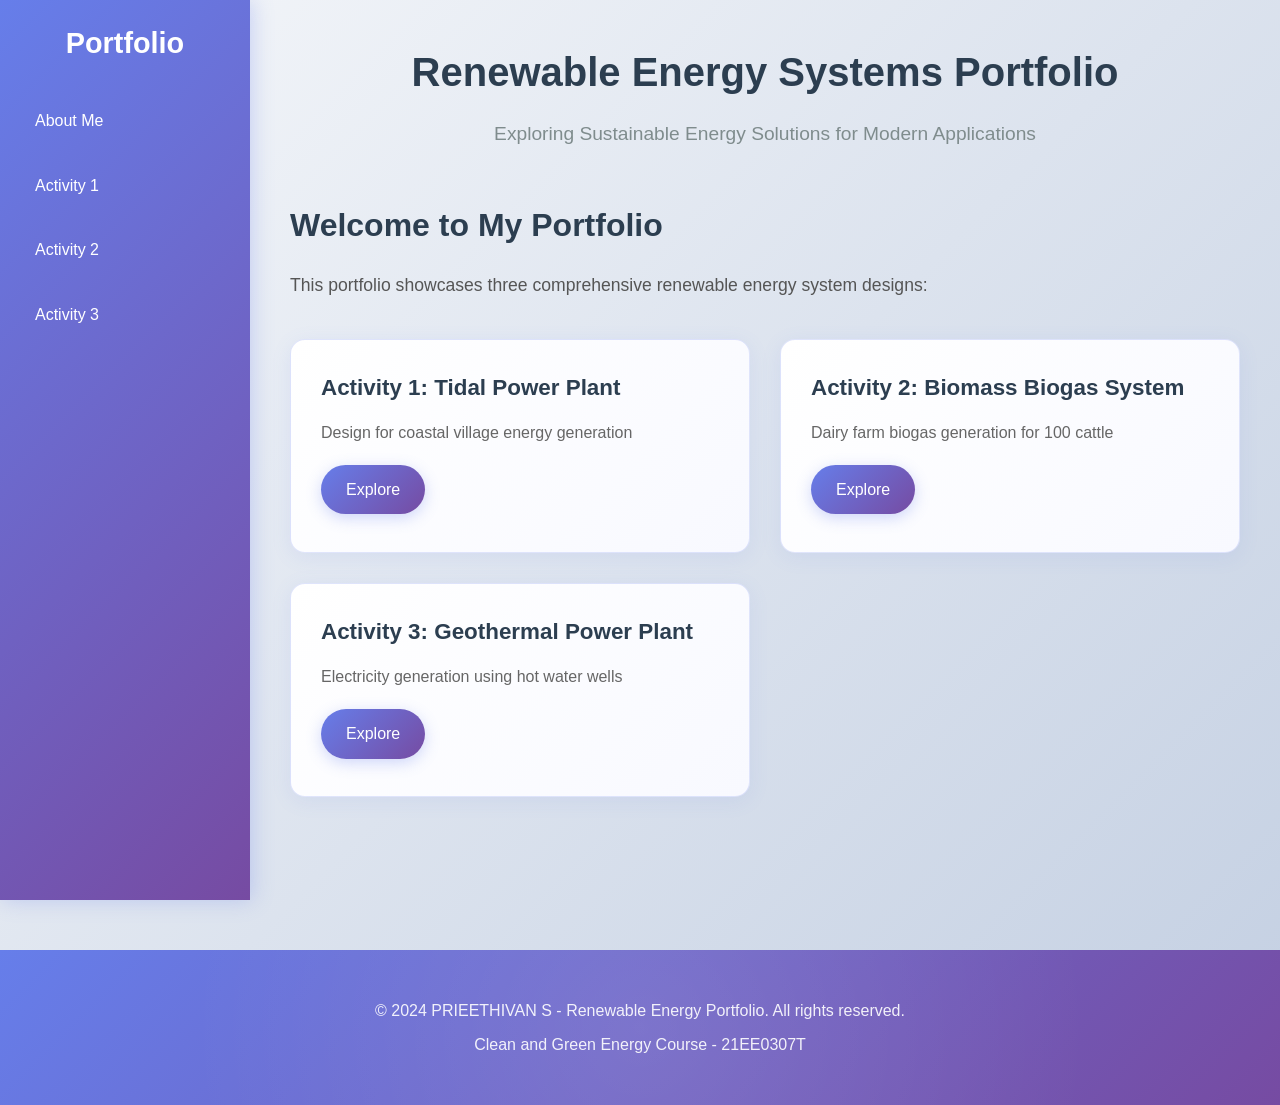
<file: index.html>
<!DOCTYPE html>
<html lang="en">
<head>
    <meta charset="UTF-8">
    <meta name="viewport" content="width=device-width, initial-scale=1.0">
    <title>Renewable Energy Portfolio</title>
    <link rel="stylesheet" href="style.css">
</head>
<body>
    <div class="container">
        <!-- Mobile Menu Toggle -->
        <button class="mobile-menu-toggle" id="mobileMenuToggle">
            <span></span>
            <span></span>
            <span></span>
        </button>

        <!-- Sidebar Navigation -->
        <nav class="sidebar" id="sidebar">
            <div class="sidebar-header">
                <h2>Portfolio</h2>
            </div>
            <ul class="nav-menu">
                <li><a href="about.html" class="nav-link">About Me</a></li>
                <li><a href="activity1.html" class="nav-link">Activity 1</a></li>
                <li><a href="activity2.html" class="nav-link">Activity 2</a></li>
                <li><a href="activity3.html" class="nav-link">Activity 3</a></li>
            </ul>
        </nav>

        <!-- Main Content -->
        <main class="main-content">
            <header class="page-header">
                <h1>Renewable Energy Systems Portfolio</h1>
                <p>Exploring Sustainable Energy Solutions for Modern Applications</p>
            </header>

            <div class="welcome-section">
                <h2>Welcome to My Portfolio</h2>
                <p>This portfolio showcases three comprehensive renewable energy system designs:</p>
                
                <div class="activity-cards">
                    <div class="card">
                        <h3>Activity 1: Tidal Power Plant</h3>
                        <p>Design for coastal village energy generation</p>
                        <a href="activity1.html" class="btn">Explore</a>
                    </div>
                    
                    <div class="card">
                        <h3>Activity 2: Biomass Biogas System</h3>
                        <p>Dairy farm biogas generation for 100 cattle</p>
                        <a href="activity2.html" class="btn">Explore</a>
                    </div>
                    
                    <div class="card">
                        <h3>Activity 3: Geothermal Power Plant</h3>
                        <p>Electricity generation using hot water wells</p>
                        <a href="activity3.html" class="btn">Explore</a>
                    </div>
                </div>
            </div>
        </main>
    </div>

    <footer class="footer">
        <div class="footer-content">
            <p>&copy; 2024 PRIEETHIVAN S - Renewable Energy Portfolio. All rights reserved.</p>
            <p>Clean and Green Energy Course - 21EE0307T</p>
        </div>
    </footer>

    <script>
        // Mobile Menu Toggle
        const mobileMenuToggle = document.getElementById('mobileMenuToggle');
        const sidebar = document.getElementById('sidebar');

        mobileMenuToggle.addEventListener('click', () => {
            sidebar.classList.toggle('active');
            mobileMenuToggle.classList.toggle('active');
        });

        // Close mobile menu when clicking on a link
        document.querySelectorAll('.nav-link').forEach(link => {
            link.addEventListener('click', () => {
                sidebar.classList.remove('active');
                mobileMenuToggle.classList.remove('active');
            });
        });

        // Smooth scrolling for activity navigation
        document.querySelectorAll('a[href^="#"]').forEach(anchor => {
            anchor.addEventListener('click', function (e) {
                e.preventDefault();
                const target = document.querySelector(this.getAttribute('href'));
                if (target) {
                    target.scrollIntoView({
                        behavior: 'smooth',
                        block: 'start'
                    });
                }
            });
        });

        // Add active class to current page navigation
        const currentPage = window.location.pathname.split('/').pop() || 'index.html';
        document.querySelectorAll('.nav-link').forEach(link => {
            if (link.getAttribute('href') === currentPage) {
                link.classList.add('active');
            }
        });
    </script>
</body>
</html>
</file>
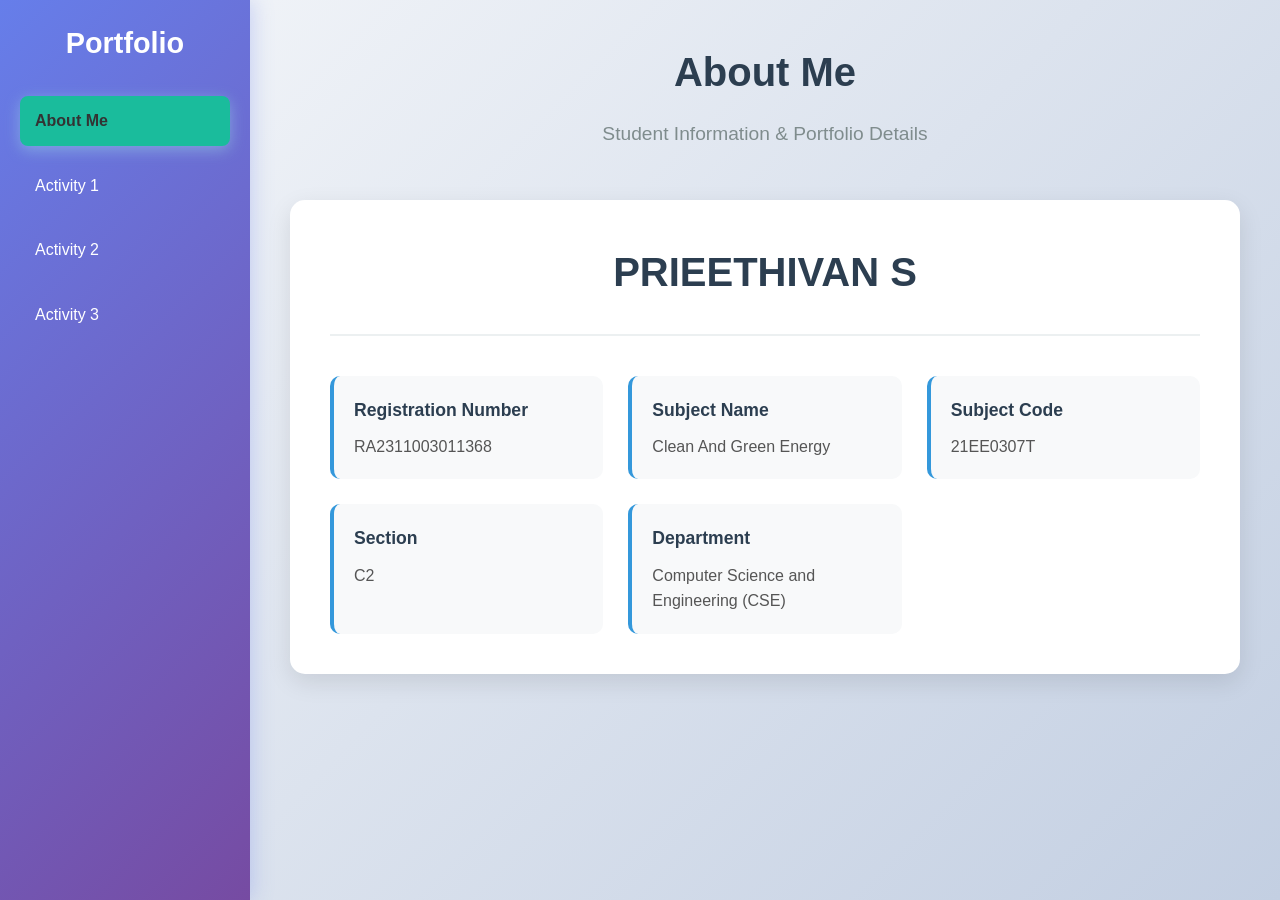
<file: about.html>
<!DOCTYPE html>
<html lang="en">
<head>
    <meta charset="UTF-8">
    <meta name="viewport" content="width=device-width, initial-scale=1.0">
    <title>About Me - Renewable Energy Portfolio</title>
    <link rel="stylesheet" href="style.css">
</head>
<body>
    <div class="container">
        <!-- Sidebar Navigation -->
        <nav class="sidebar">
            <div class="sidebar-header">
                <h2>Portfolio</h2>
            </div>
            <ul class="nav-menu">
                <li><a href="about.html" class="nav-link active">About Me</a></li>
                <li><a href="activity1.html" class="nav-link">Activity 1</a></li>
                <li><a href="activity2.html" class="nav-link">Activity 2</a></li>
                <li><a href="activity3.html" class="nav-link">Activity 3</a></li>
            </ul>
        </nav>

        <!-- Main Content -->
        <main class="main-content">
            <header class="page-header">
                <h1>About Me</h1>
                <p>Student Information & Portfolio Details</p>
            </header>

            <div class="about-section">
                <div class="profile-card">
                    <div class="profile-header">
                        <h2>PRIEETHIVAN S</h2>
                        
                    </div>
                    
                    <div class="info-grid">
                        <div class="info-item">
                            <h3>Registration Number</h3>
                            <p>RA2311003011368</p>
                        </div>
                        
                        <div class="info-item">
                            <h3>Subject Name</h3>
                            <p>Clean And Green Energy</p>
                        </div>
                        
                        <div class="info-item">
                            <h3>Subject Code</h3>
                            <p>21EE0307T</p>
                        </div>
                        
                        <div class="info-item">
                            <h3>Section</h3>
                            <p>C2</p>
                        </div>
                        
                        <div class="info-item">
                            <h3>Department</h3>
                            <p>Computer Science and Engineering (CSE)</p>
                        </div>
                    </div>
                </div>

               
</body>
</html>
</file>
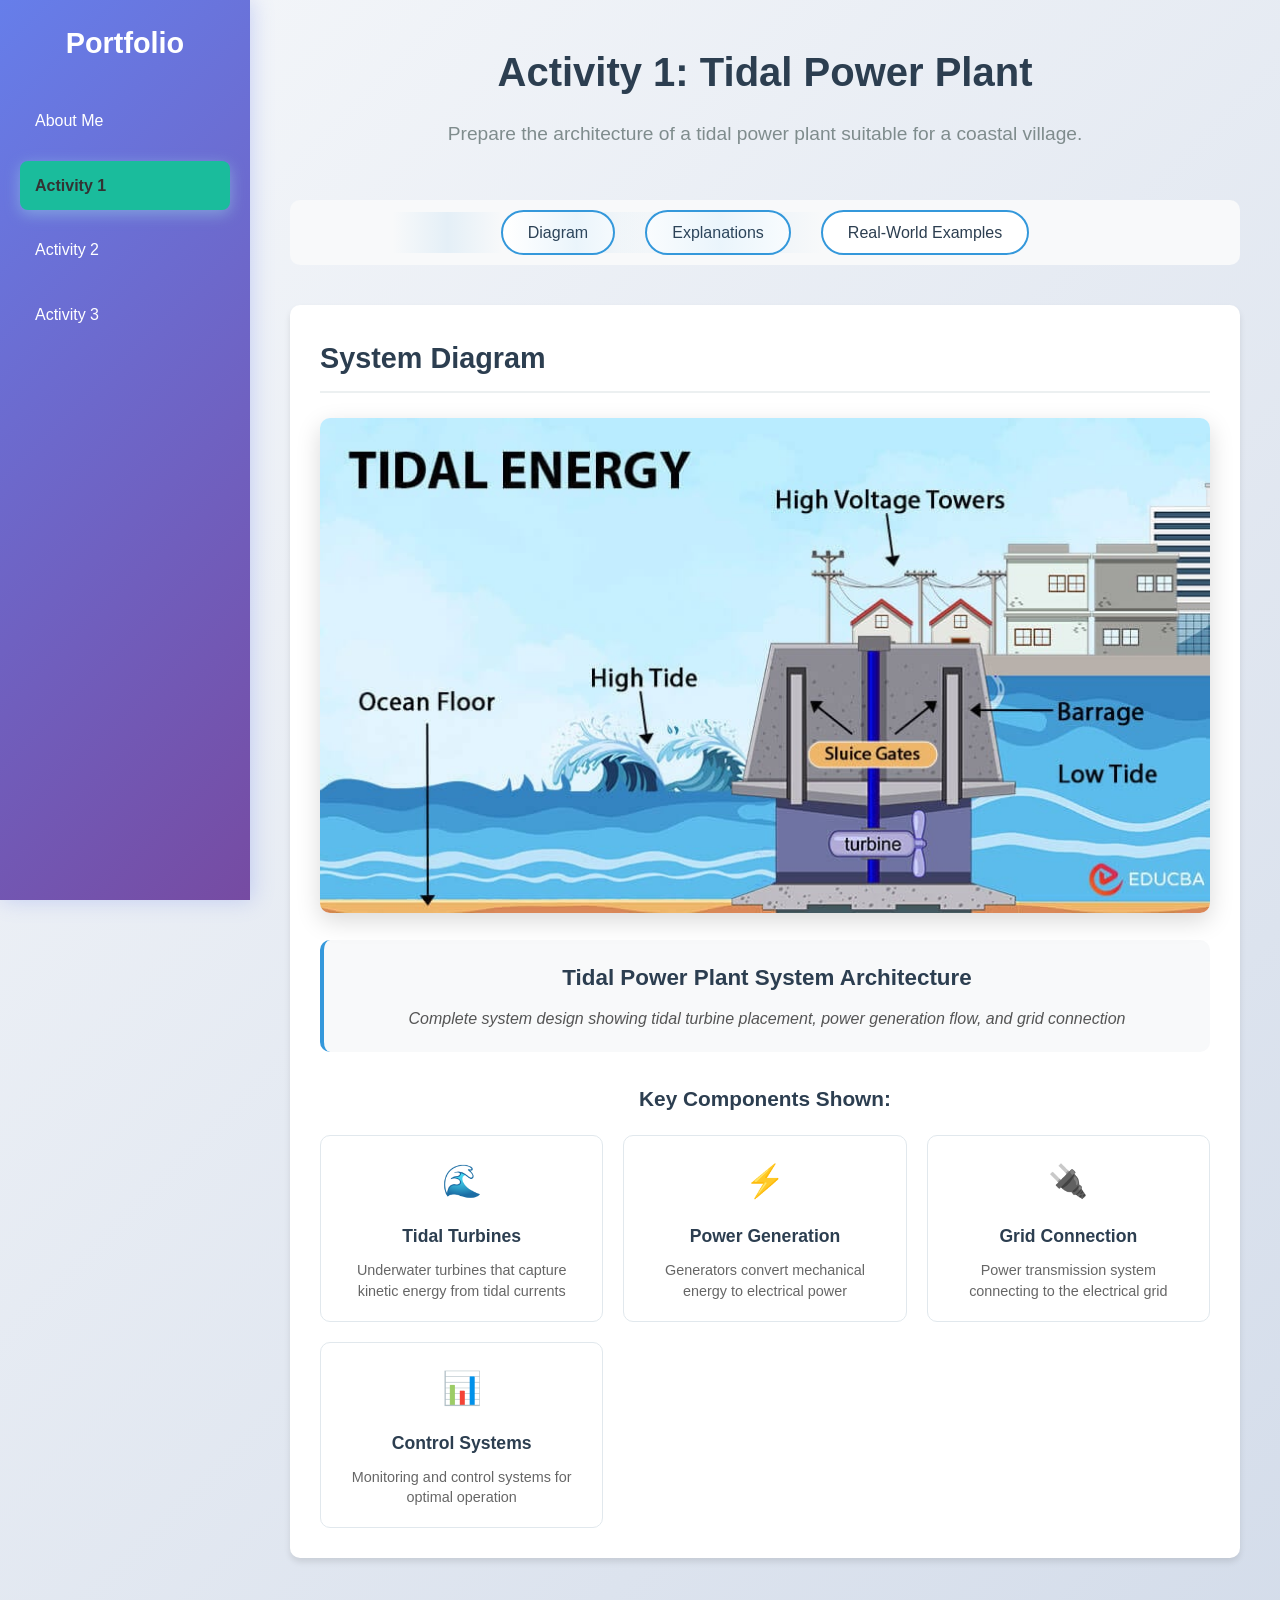
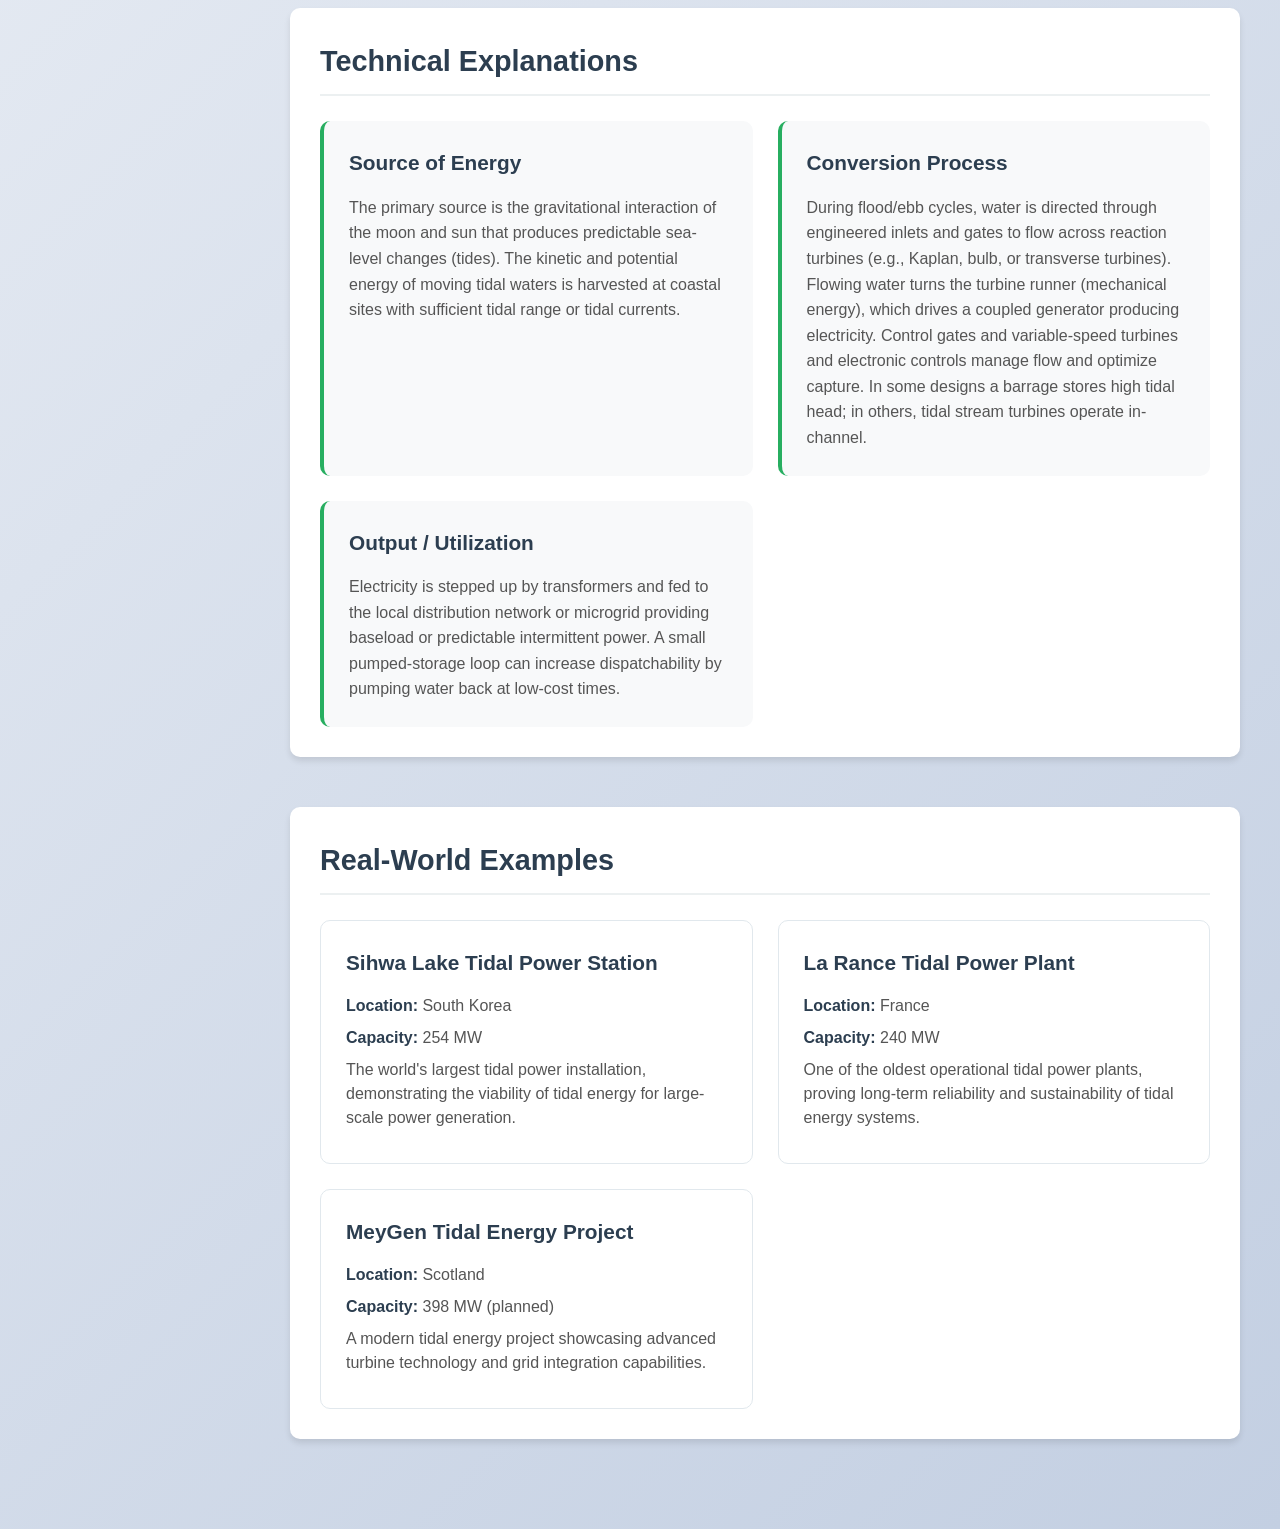
<file: activity1.html>
<!DOCTYPE html>
<html lang="en">
<head>
    <meta charset="UTF-8">
    <meta name="viewport" content="width=device-width, initial-scale=1.0">
    <title>Activity 1: Tidal Power Plant - Renewable Energy Portfolio</title>
    <link rel="stylesheet" href="style.css">
</head>
<body>
    <div class="container">
        <!-- Sidebar Navigation -->
        <nav class="sidebar">
            <div class="sidebar-header">
                <h2>Portfolio</h2>
            </div>
            <ul class="nav-menu">
                <li><a href="about.html" class="nav-link">About Me</a></li>
                <li><a href="activity1.html" class="nav-link active">Activity 1</a></li>
                <li><a href="activity2.html" class="nav-link">Activity 2</a></li>
                <li><a href="activity3.html" class="nav-link">Activity 3</a></li>
            </ul>
        </nav>

        <!-- Main Content -->
        <main class="main-content">
            <header class="page-header">
                <h1>Activity 1: Tidal Power Plant</h1>
                <p>Prepare the architecture of a tidal power plant suitable for a coastal village.</p>
            </header>

            <!-- Activity Navigation -->
            <nav class="activity-nav">
                <ul>
                    <li><a href="#diagram" class="activity-nav-link">Diagram</a></li>
                    <li><a href="#explanations" class="activity-nav-link">Explanations</a></li>
                    <li><a href="#real-world" class="activity-nav-link">Real-World Examples</a></li>
                </ul>
            </nav>

            <!-- Diagram Section -->
            <section id="diagram" class="content-section">
                <h2>System Diagram</h2>
                <div class="diagram-container">
                    <div class="diagram-image-container">
                        <img src="Tidal-Energy.jpg" alt="Tidal Power Plant System Architecture" class="diagram-image">
                        <div class="image-caption">
                            <h3>Tidal Power Plant System Architecture</h3>
                            <p>Complete system design showing tidal turbine placement, power generation flow, and grid connection</p>
                        </div>
                    </div>
                    
                    <div class="diagram-details">
                        <h3>Key Components Shown:</h3>
                        <div class="component-grid">
                            <div class="component-item">
                                <span class="component-icon">🌊</span>
                                <h4>Tidal Turbines</h4>
                                <p>Underwater turbines that capture kinetic energy from tidal currents</p>
                            </div>
                            <div class="component-item">
                                <span class="component-icon">⚡</span>
                                <h4>Power Generation</h4>
                                <p>Generators convert mechanical energy to electrical power</p>
                            </div>
                            <div class="component-item">
                                <span class="component-icon">🔌</span>
                                <h4>Grid Connection</h4>
                                <p>Power transmission system connecting to the electrical grid</p>
                            </div>
                            <div class="component-item">
                                <span class="component-icon">📊</span>
                                <h4>Control Systems</h4>
                                <p>Monitoring and control systems for optimal operation</p>
                            </div>
                        </div>
                    </div>
                </div>
            </section>

            <!-- Explanations Section -->
            <section id="explanations" class="content-section">
                <h2>Technical Explanations</h2>
                <div class="explanation-content">
                    <div class="explanation-card">
                        <h3>Source of Energy</h3>
                        <p>The primary source is the gravitational interaction of the moon and sun that produces predictable sea-level changes (tides). The kinetic and potential energy of moving tidal waters is harvested at coastal sites with sufficient tidal range or tidal currents.</p>
                    </div>
                    
                    <div class="explanation-card">
                        <h3>Conversion Process</h3>
                        <p>During flood/ebb cycles, water is directed through engineered inlets and gates to flow across reaction turbines (e.g., Kaplan, bulb, or transverse turbines). Flowing water turns the turbine runner (mechanical energy), which drives a coupled generator producing electricity. Control gates and variable-speed turbines and electronic controls manage flow and optimize capture. In some designs a barrage stores high tidal head; in others, tidal stream turbines operate in-channel.</p>
                    </div>
                    
                    <div class="explanation-card">
                        <h3>Output / Utilization</h3>
                        <p>Electricity is stepped up by transformers and fed to the local distribution network or microgrid providing baseload or predictable intermittent power. A small pumped-storage loop can increase dispatchability by pumping water back at low-cost times.</p>
                    </div>
                </div>
            </section>

            <!-- Real-World Examples Section -->
            <section id="real-world" class="content-section">
                <h2>Real-World Examples</h2>
                <div class="examples-content">
                    <div class="example-card sihwa-lake">
                        <h3>Sihwa Lake Tidal Power Station</h3>
                        <p><strong>Location:</strong> South Korea</p>
                        <p><strong>Capacity:</strong> 254 MW</p>
                        <p>The world's largest tidal power installation, demonstrating the viability of tidal energy for large-scale power generation.</p>
                    </div>
                    
                    <div class="example-card la-rance">
                        <h3>La Rance Tidal Power Plant</h3>
                        <p><strong>Location:</strong> France</p>
                        <p><strong>Capacity:</strong> 240 MW</p>
                        <p>One of the oldest operational tidal power plants, proving long-term reliability and sustainability of tidal energy systems.</p>
                    </div>
                    
                    <div class="example-card meygen">
                        <h3>MeyGen Tidal Energy Project</h3>
                        <p><strong>Location:</strong> Scotland</p>
                        <p><strong>Capacity:</strong> 398 MW (planned)</p>
                        <p>A modern tidal energy project showcasing advanced turbine technology and grid integration capabilities.</p>
                    </div>
                </div>
            </section>
        </main>
    </div>
</body>
</html>
</file>
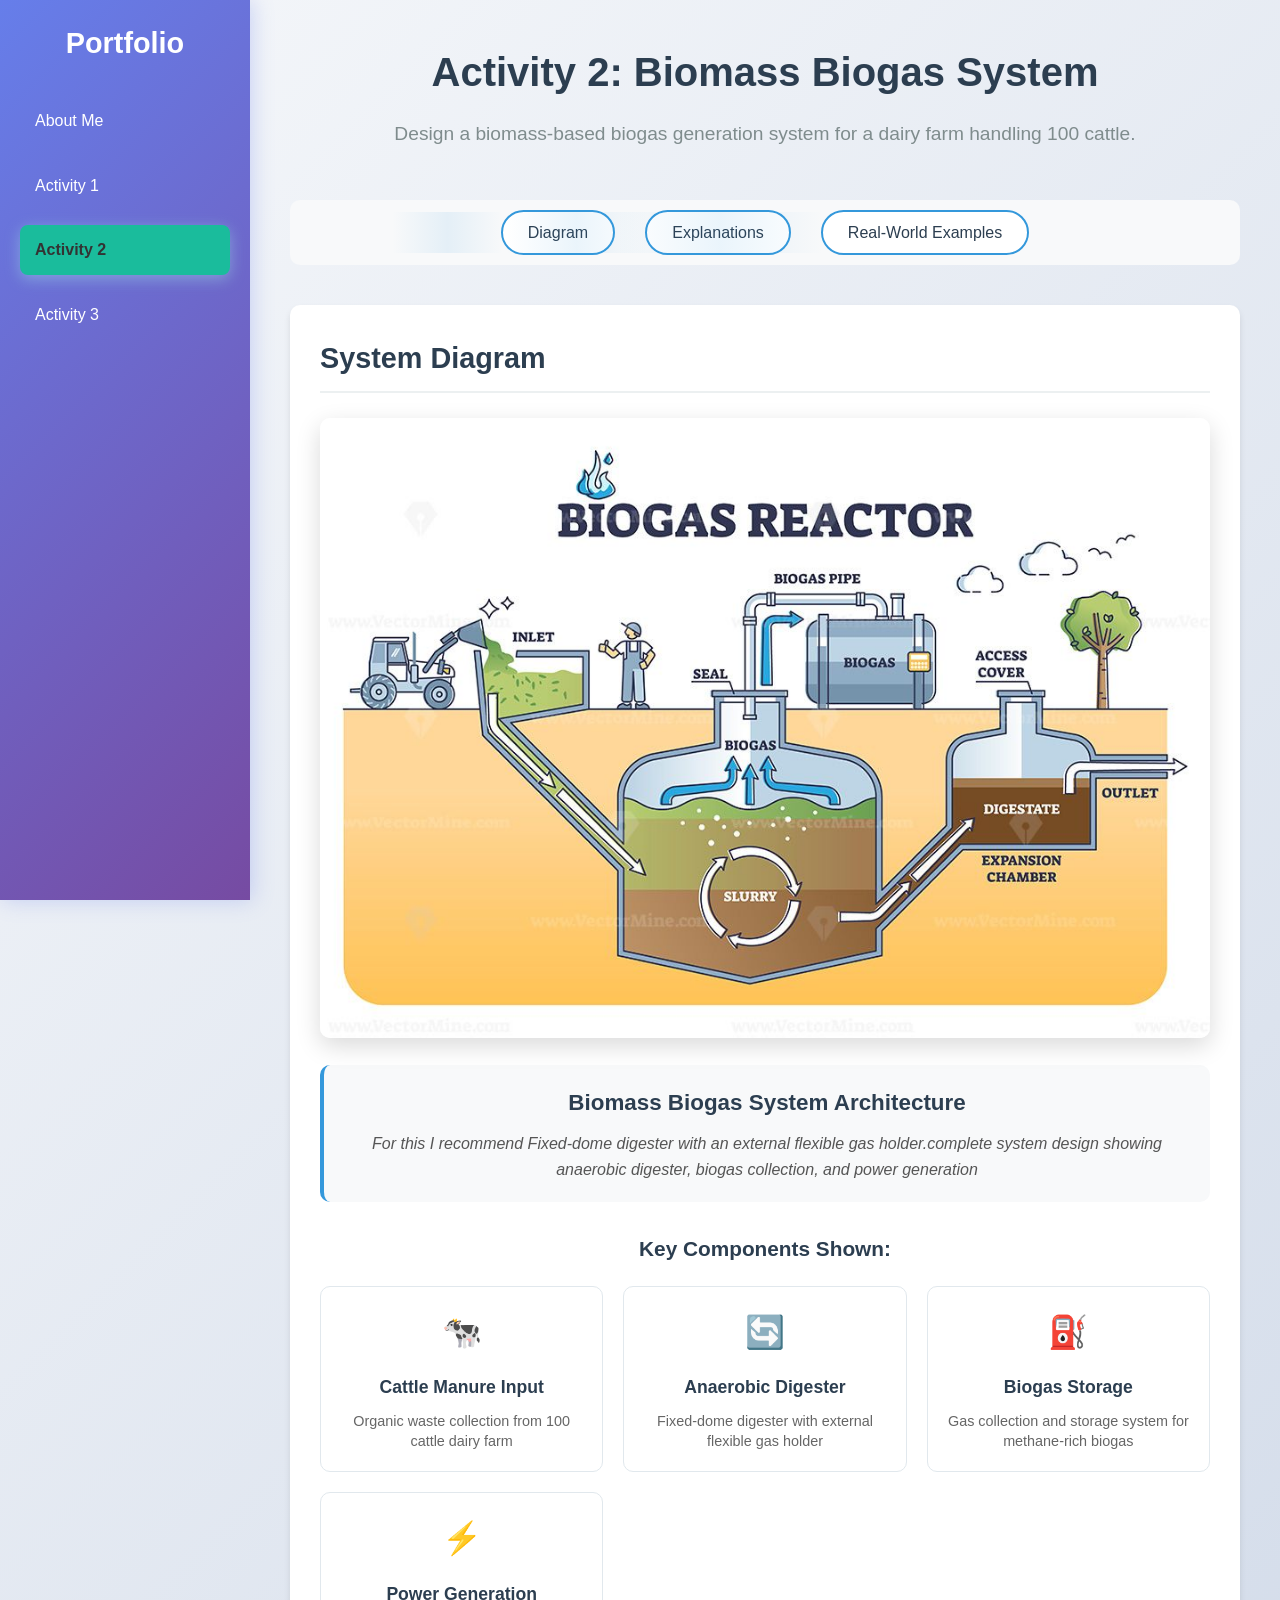
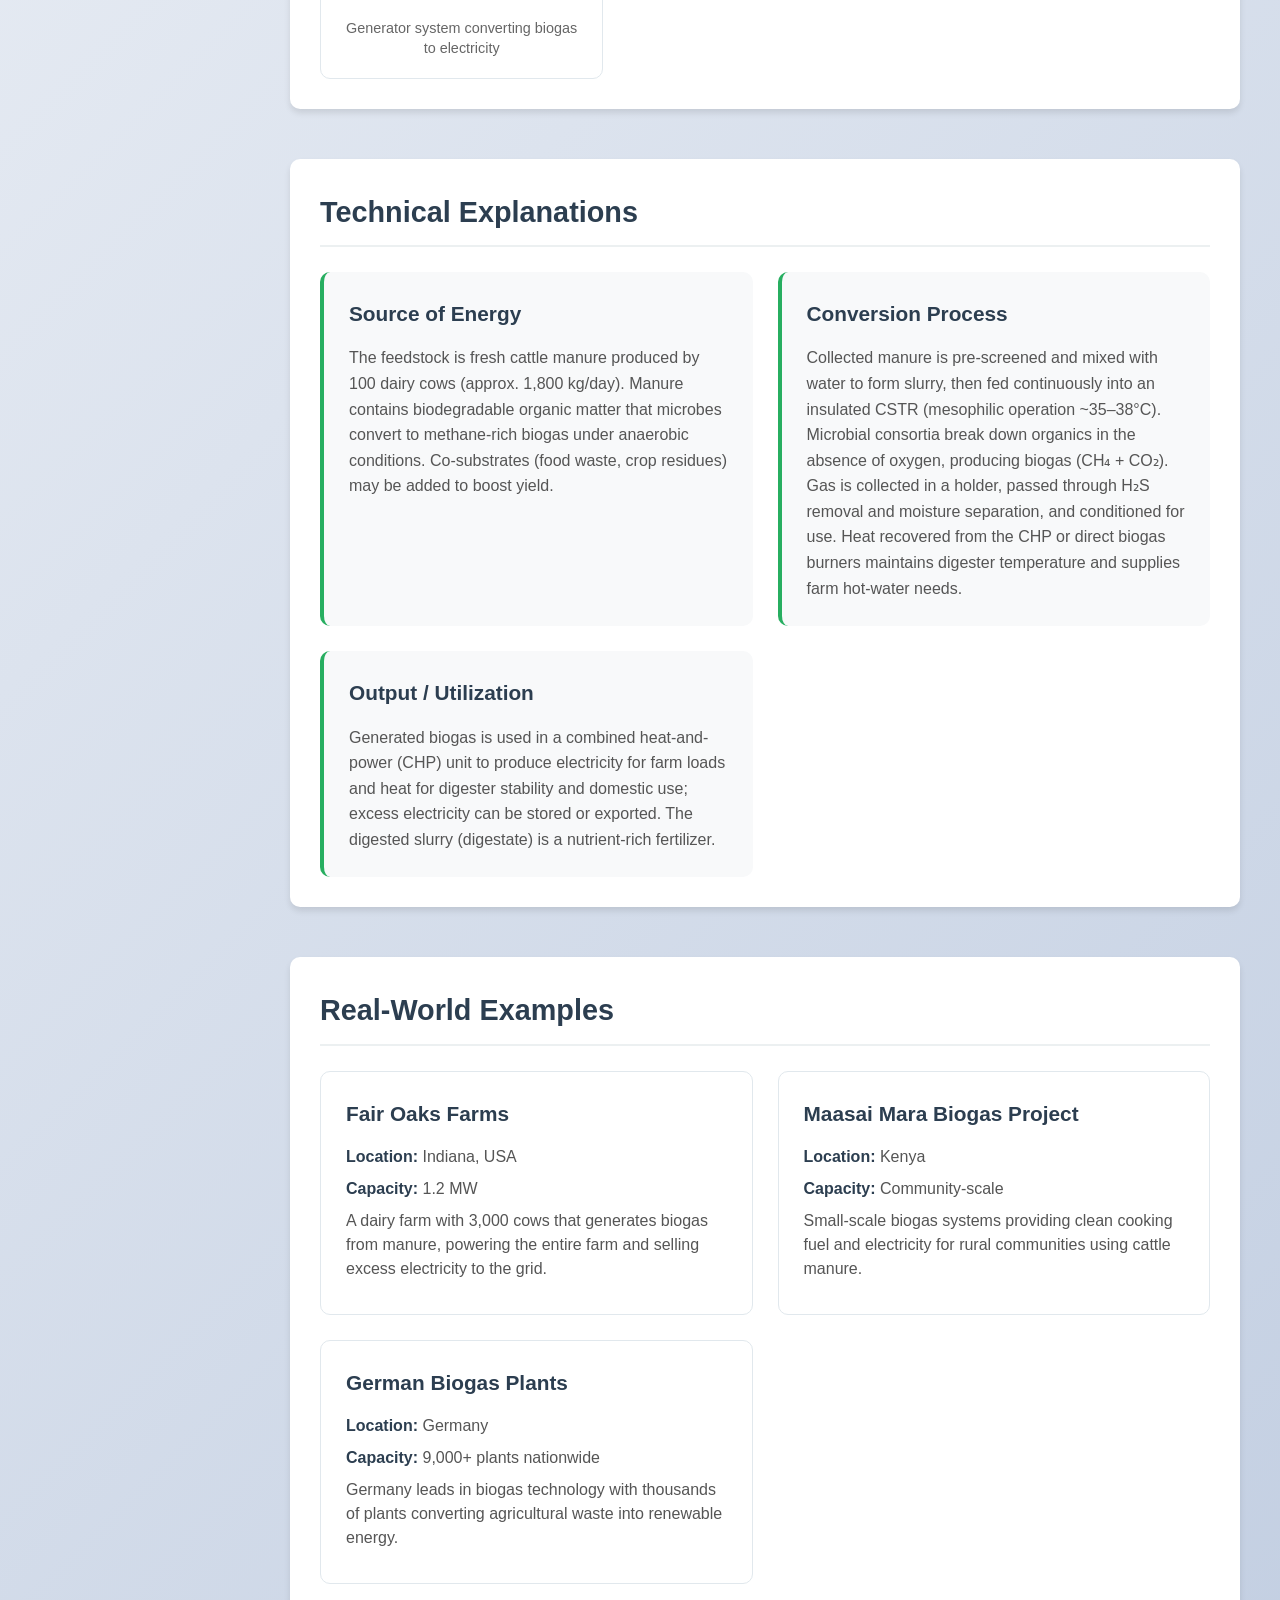
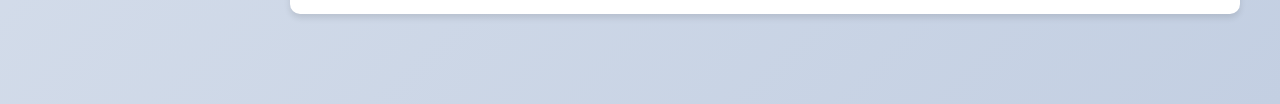
<file: activity2.html>
<!DOCTYPE html>
<html lang="en">
<head>
    <meta charset="UTF-8">
    <meta name="viewport" content="width=device-width, initial-scale=1.0">
    <title>Activity 2: Biomass Biogas System - Renewable Energy Portfolio</title>
    <link rel="stylesheet" href="style.css">
</head>
<body>
    <div class="container">
        <!-- Sidebar Navigation -->
        <nav class="sidebar">
            <div class="sidebar-header">
                <h2>Portfolio</h2>
            </div>
            <ul class="nav-menu">
                <li><a href="about.html" class="nav-link">About Me</a></li>
                <li><a href="activity1.html" class="nav-link">Activity 1</a></li>
                <li><a href="activity2.html" class="nav-link active">Activity 2</a></li>
                <li><a href="activity3.html" class="nav-link">Activity 3</a></li>
            </ul>
        </nav>

        <!-- Main Content -->
        <main class="main-content">
            <header class="page-header">
                <h1>Activity 2: Biomass Biogas System</h1>
                <p>Design a biomass-based biogas generation system for a dairy farm handling 100 cattle.</p>
            </header>

            <!-- Activity Navigation -->
            <nav class="activity-nav">
                <ul>
                    <li><a href="#diagram" class="activity-nav-link">Diagram</a></li>
                    <li><a href="#explanations" class="activity-nav-link">Explanations</a></li>
                    <li><a href="#real-world" class="activity-nav-link">Real-World Examples</a></li>
                </ul>
            </nav>

            <!-- Diagram Section -->
            <section id="diagram" class="content-section">
                <h2>System Diagram</h2>
                <div class="diagram-container">
                    <div class="diagram-image-container">
                        <img src="Bio.jpg" alt="Biomass Biogas System Architecture" class="diagram-image">
                        <div class="image-caption">
                            <h3>Biomass Biogas System Architecture</h3>
                            <p>For this I recommend Fixed-dome digester with an external flexible gas holder.complete system design showing anaerobic digester, biogas collection, and power generation</p>
                        </div>
                    </div>
                    
                    <div class="diagram-details">
                        <h3>Key Components Shown:</h3>
                        <div class="component-grid">
                            <div class="component-item">
                                <span class="component-icon">🐄</span>
                                <h4>Cattle Manure Input</h4>
                                <p>Organic waste collection from 100 cattle dairy farm</p>
                            </div>
                            <div class="component-item">
                                <span class="component-icon">🔄</span>
                                <h4>Anaerobic Digester</h4>
                                <p>Fixed-dome digester with external flexible gas holder</p>
                            </div>
                            <div class="component-item">
                                <span class="component-icon">⛽</span>
                                <h4>Biogas Storage</h4>
                                <p>Gas collection and storage system for methane-rich biogas</p>
                            </div>
                            <div class="component-item">
                                <span class="component-icon">⚡</span>
                                <h4>Power Generation</h4>
                                <p>Generator system converting biogas to electricity</p>
                            </div>
                        </div>
                    </div>
                </div>
            </section>

            <!-- Explanations Section -->
            <section id="explanations" class="content-section">
                <h2>Technical Explanations</h2>
                <div class="explanation-content">
                    <div class="explanation-card">
                        <h3>Source of Energy</h3>
                        <p>The feedstock is fresh cattle manure produced by 100 dairy cows (approx. 1,800 kg/day). Manure contains biodegradable organic matter that microbes convert to methane-rich biogas under anaerobic conditions. Co-substrates (food waste, crop residues) may be added to boost yield.</p>
                    </div>
                    
                    <div class="explanation-card">
                        <h3>Conversion Process</h3>
                        <p>Collected manure is pre-screened and mixed with water to form slurry, then fed continuously into an insulated CSTR (mesophilic operation ~35–38°C). Microbial consortia break down organics in the absence of oxygen, producing biogas (CH₄ + CO₂). Gas is collected in a holder, passed through H₂S removal and moisture separation, and conditioned for use. Heat recovered from the CHP or direct biogas burners maintains digester temperature and supplies farm hot-water needs.</p>
                    </div>
                    
                    <div class="explanation-card">
                        <h3>Output / Utilization</h3>
                        <p>Generated biogas is used in a combined heat-and-power (CHP) unit to produce electricity for farm loads and heat for digester stability and domestic use; excess electricity can be stored or exported. The digested slurry (digestate) is a nutrient-rich fertilizer.</p>
                    </div>
                </div>
            </section>

            <!-- Real-World Examples Section -->
            <section id="real-world" class="content-section">
                <h2>Real-World Examples</h2>
                <div class="examples-content">
                    <div class="example-card fair-oaks">
                        <h3>Fair Oaks Farms</h3>
                        <p><strong>Location:</strong> Indiana, USA</p>
                        <p><strong>Capacity:</strong> 1.2 MW</p>
                        <p>A dairy farm with 3,000 cows that generates biogas from manure, powering the entire farm and selling excess electricity to the grid.</p>
                    </div>
                    
                    <div class="example-card maasai-mara">
                        <h3>Maasai Mara Biogas Project</h3>
                        <p><strong>Location:</strong> Kenya</p>
                        <p><strong>Capacity:</strong> Community-scale</p>
                        <p>Small-scale biogas systems providing clean cooking fuel and electricity for rural communities using cattle manure.</p>
                    </div>
                    
                    <div class="example-card german-biogas">
                        <h3>German Biogas Plants</h3>
                        <p><strong>Location:</strong> Germany</p>
                        <p><strong>Capacity:</strong> 9,000+ plants nationwide</p>
                        <p>Germany leads in biogas technology with thousands of plants converting agricultural waste into renewable energy.</p>
                    </div>
                </div>
            </section>
        </main>
    </div>
</body>
</html>
</file>
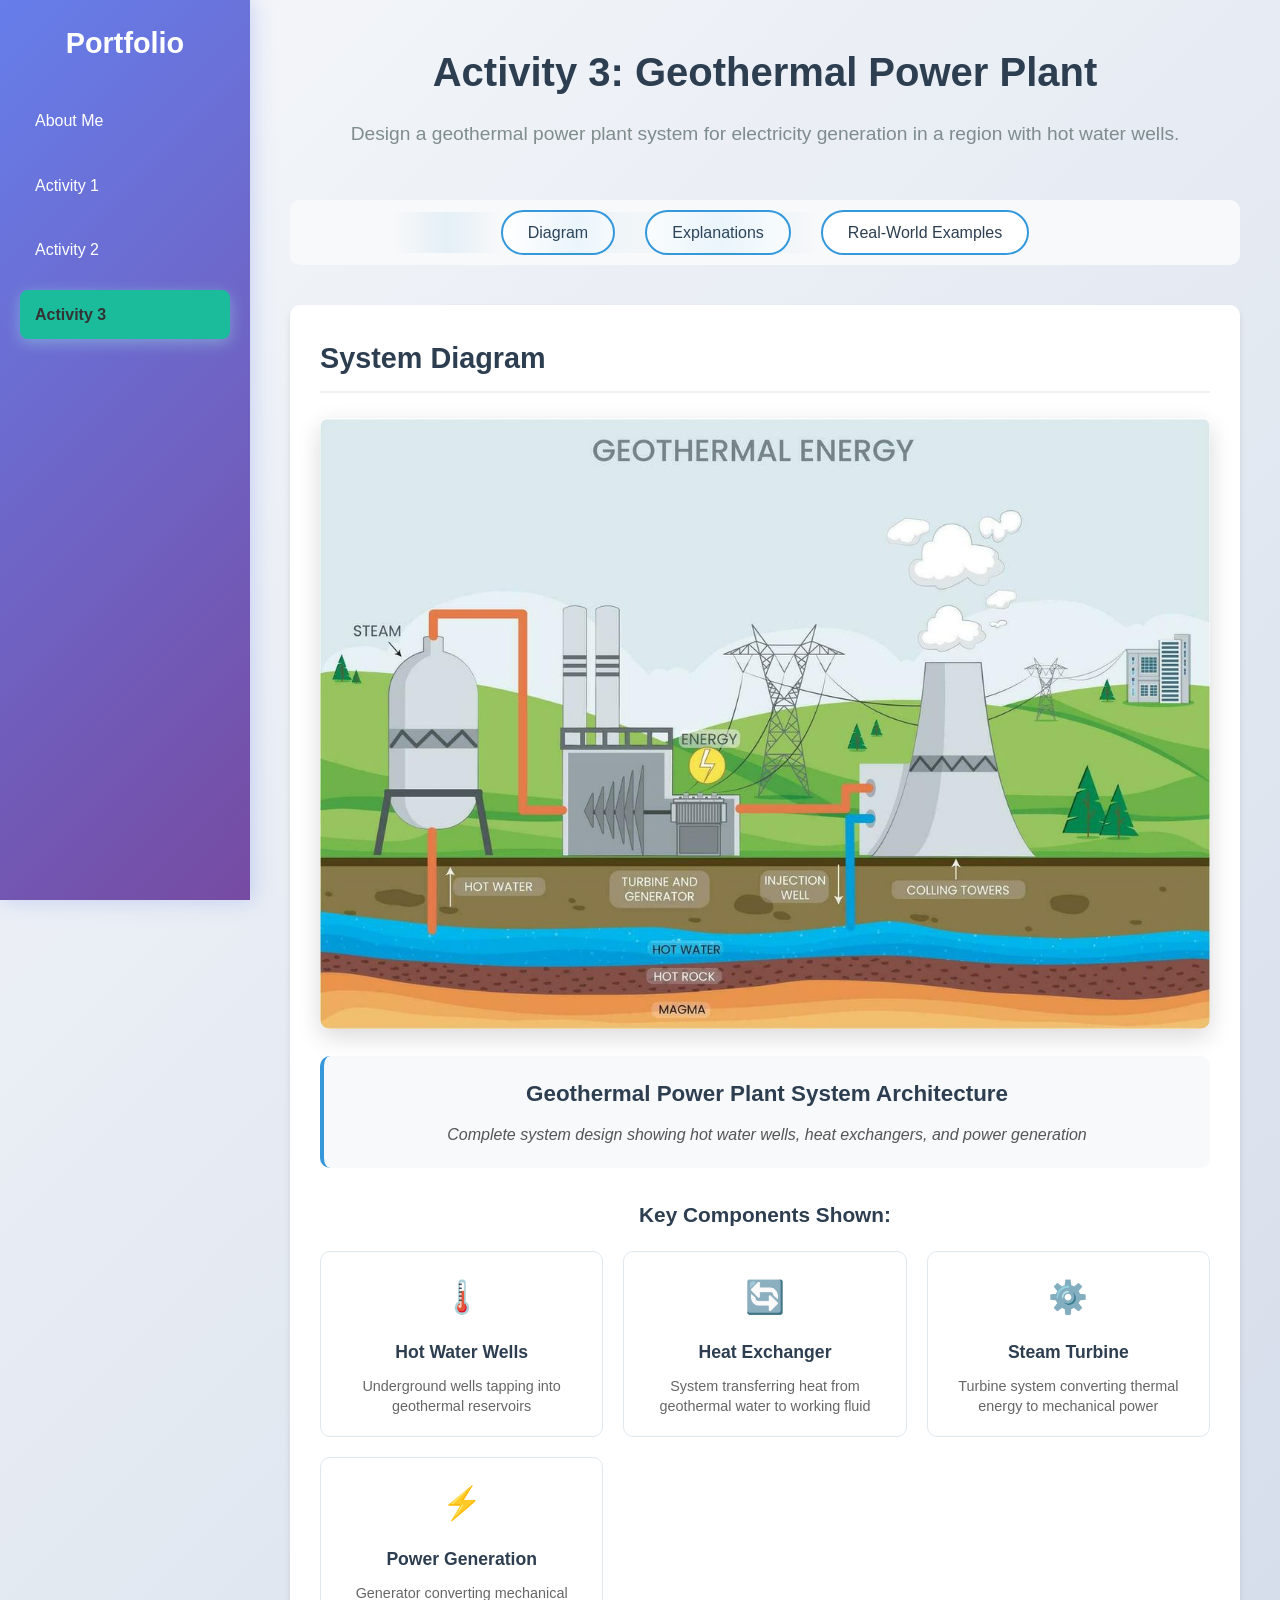
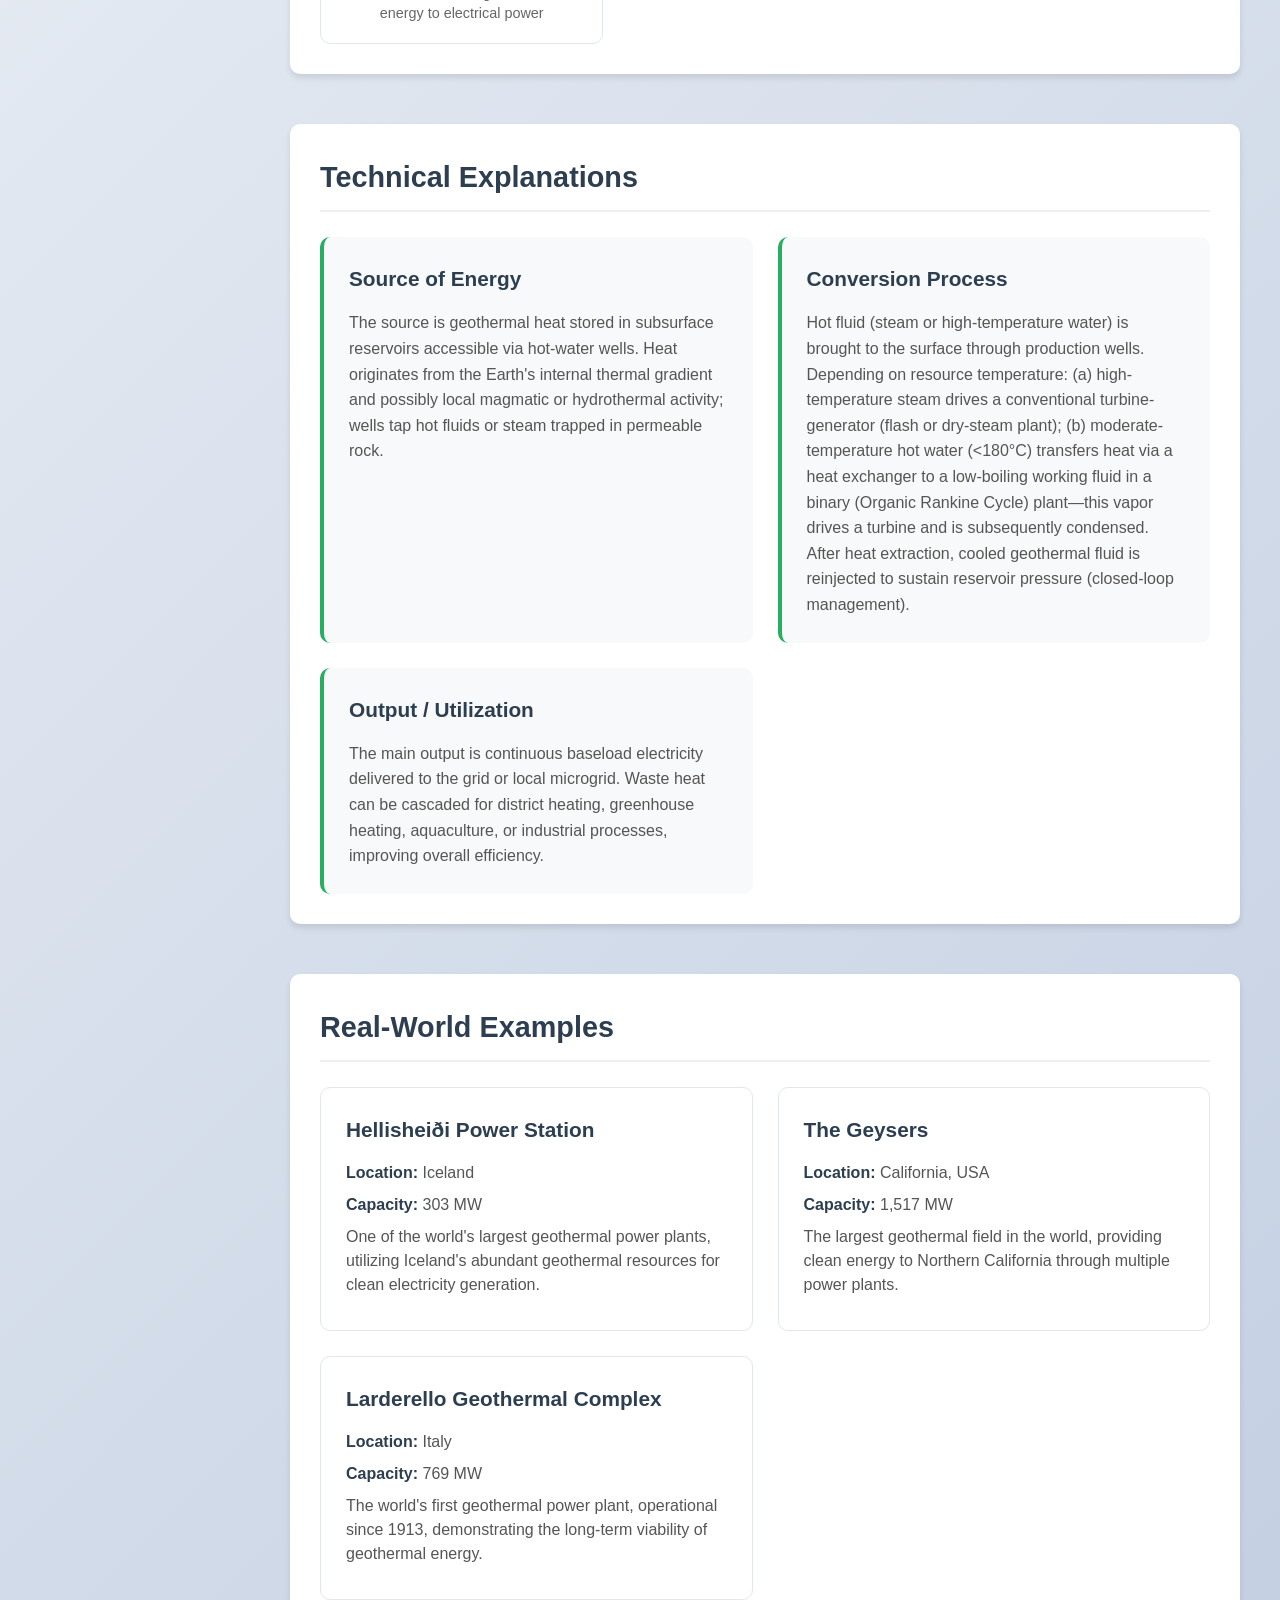
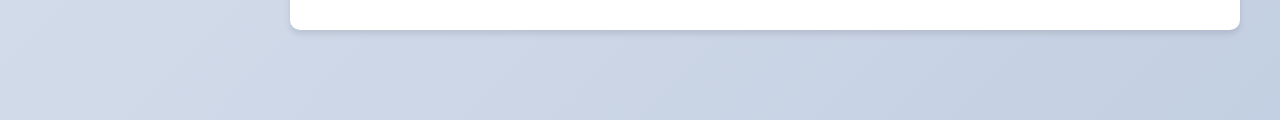
<file: activity3.html>
<!DOCTYPE html>
<html lang="en">
<head>
    <meta charset="UTF-8">
    <meta name="viewport" content="width=device-width, initial-scale=1.0">
    <title>Activity 3: Geothermal Power Plant - Renewable Energy Portfolio</title>
    <link rel="stylesheet" href="style.css">
</head>
<body>
    <div class="container">
        <!-- Sidebar Navigation -->
        <nav class="sidebar">
            <div class="sidebar-header">
                <h2>Portfolio</h2>
            </div>
            <ul class="nav-menu">
                <li><a href="about.html" class="nav-link">About Me</a></li>
                <li><a href="activity1.html" class="nav-link">Activity 1</a></li>
                <li><a href="activity2.html" class="nav-link">Activity 2</a></li>
                <li><a href="activity3.html" class="nav-link active">Activity 3</a></li>
            </ul>
        </nav>

        <!-- Main Content -->
        <main class="main-content">
            <header class="page-header">
                <h1>Activity 3: Geothermal Power Plant</h1>
                <p>Design a geothermal power plant system for electricity generation in a region with hot water wells.</p>
            </header>

            <!-- Activity Navigation -->
            <nav class="activity-nav">
                <ul>
                    <li><a href="#diagram" class="activity-nav-link">Diagram</a></li>
                    <li><a href="#explanations" class="activity-nav-link">Explanations</a></li>
                    <li><a href="#real-world" class="activity-nav-link">Real-World Examples</a></li>
                </ul>
            </nav>

            <!-- Diagram Section -->
            <section id="diagram" class="content-section">
                <h2>System Diagram</h2>
                <div class="diagram-container">
                    <div class="diagram-image-container">
                        <img src="3 image.jpg" alt="Geothermal Power Plant System Architecture" class="diagram-image">
                        <div class="image-caption">
                            <h3>Geothermal Power Plant System Architecture</h3>
                            <p>Complete system design showing hot water wells, heat exchangers, and power generation</p>
                        </div>
                    </div>
                    
                    <div class="diagram-details">
                        <h3>Key Components Shown:</h3>
                        <div class="component-grid">
                            <div class="component-item">
                                <span class="component-icon">🌡️</span>
                                <h4>Hot Water Wells</h4>
                                <p>Underground wells tapping into geothermal reservoirs</p>
                            </div>
                            <div class="component-item">
                                <span class="component-icon">🔄</span>
                                <h4>Heat Exchanger</h4>
                                <p>System transferring heat from geothermal water to working fluid</p>
                            </div>
                            <div class="component-item">
                                <span class="component-icon">⚙️</span>
                                <h4>Steam Turbine</h4>
                                <p>Turbine system converting thermal energy to mechanical power</p>
                            </div>
                            <div class="component-item">
                                <span class="component-icon">⚡</span>
                                <h4>Power Generation</h4>
                                <p>Generator converting mechanical energy to electrical power</p>
                            </div>
                        </div>
                    </div>
                </div>
            </section>

            <!-- Explanations Section -->
            <section id="explanations" class="content-section">
                <h2>Technical Explanations</h2>
                <div class="explanation-content">
                    <div class="explanation-card">
                        <h3>Source of Energy</h3>
                        <p>The source is geothermal heat stored in subsurface reservoirs accessible via hot-water wells. Heat originates from the Earth's internal thermal gradient and possibly local magmatic or hydrothermal activity; wells tap hot fluids or steam trapped in permeable rock.</p>
                    </div>
                    
                    <div class="explanation-card">
                        <h3>Conversion Process</h3>
                        <p>Hot fluid (steam or high-temperature water) is brought to the surface through production wells. Depending on resource temperature: (a) high-temperature steam drives a conventional turbine-generator (flash or dry-steam plant); (b) moderate-temperature hot water (<180°C) transfers heat via a heat exchanger to a low-boiling working fluid in a binary (Organic Rankine Cycle) plant—this vapor drives a turbine and is subsequently condensed. After heat extraction, cooled geothermal fluid is reinjected to sustain reservoir pressure (closed-loop management).</p>
                    </div>
                    
                    <div class="explanation-card">
                        <h3>Output / Utilization</h3>
                        <p>The main output is continuous baseload electricity delivered to the grid or local microgrid. Waste heat can be cascaded for district heating, greenhouse heating, aquaculture, or industrial processes, improving overall efficiency.</p>
                    </div>
                </div>
            </section>

            <!-- Real-World Examples Section -->
            <section id="real-world" class="content-section">
                <h2>Real-World Examples</h2>
                <div class="examples-content">
                    <div class="example-card hellisheidi">
                        <h3>Hellisheiði Power Station</h3>
                        <p><strong>Location:</strong> Iceland</p>
                        <p><strong>Capacity:</strong> 303 MW</p>
                        <p>One of the world's largest geothermal power plants, utilizing Iceland's abundant geothermal resources for clean electricity generation.</p>
                    </div>
                    
                    <div class="example-card geysers">
                        <h3>The Geysers</h3>
                        <p><strong>Location:</strong> California, USA</p>
                        <p><strong>Capacity:</strong> 1,517 MW</p>
                        <p>The largest geothermal field in the world, providing clean energy to Northern California through multiple power plants.</p>
                    </div>
                    
                    <div class="example-card larderello">
                        <h3>Larderello Geothermal Complex</h3>
                        <p><strong>Location:</strong> Italy</p>
                        <p><strong>Capacity:</strong> 769 MW</p>
                        <p>The world's first geothermal power plant, operational since 1913, demonstrating the long-term viability of geothermal energy.</p>
                    </div>
                </div>
            </section>
        </main>
    </div>
</body>
</html>
</file>
<file: style.css>
* {
  margin: 0;
  padding: 0;
  box-sizing: border-box;
}

html {
  scroll-behavior: smooth;
}

body {
  font-family: 'Segoe UI', Tahoma, Geneva, Verdana, sans-serif;
  background: linear-gradient(135deg, #f5f7fa 0%, #c3cfe2 100%);
  color: #333;
  line-height: 1.6;
  animation: fadeIn 0.8s ease-in;
  min-height: 100vh;
}

@keyframes fadeIn {
  from { opacity: 0; transform: translateY(20px); }
  to { opacity: 1; transform: translateY(0); }
}

@keyframes slideInLeft {
  from { opacity: 0; transform: translateX(-50px); }
  to { opacity: 1; transform: translateX(0); }
}

@keyframes slideInRight {
  from { opacity: 0; transform: translateX(50px); }
  to { opacity: 1; transform: translateX(0); }
}

@keyframes pulse {
  0% { transform: scale(1); }
  50% { transform: scale(1.05); }
  100% { transform: scale(1); }
}

@keyframes bounce {
  0%, 20%, 50%, 80%, 100% { transform: translateY(0); }
  40% { transform: translateY(-10px); }
  60% { transform: translateY(-5px); }
}

@keyframes shimmer {
  0% { background-position: -200px 0; }
  100% { background-position: calc(200px + 100%) 0; }
}

@keyframes float {
  0% { transform: translateY(0px); }
  50% { transform: translateY(-10px); }
  100% { transform: translateY(0px); }
}

@keyframes glow {
  0% { box-shadow: 0 0 5px rgba(52, 152, 219, 0.5); }
  50% { box-shadow: 0 0 20px rgba(52, 152, 219, 0.8), 0 0 30px rgba(52, 152, 219, 0.6); }
  100% { box-shadow: 0 0 5px rgba(52, 152, 219, 0.5); }
}

@keyframes slideInUp {
  from { opacity: 0; transform: translateY(30px); }
  to { opacity: 1; transform: translateY(0); }
}

@keyframes rotate {
  from { transform: rotate(0deg); }
  to { transform: rotate(360deg); }
}

.container {
  display: flex;
  min-height: 100vh;
}

.sidebar {
  width: 250px;
  background: linear-gradient(135deg, #667eea 0%, #764ba2 100%);
  color: white;
  padding: 20px;
  position: fixed;
  height: 100vh;
  overflow-y: auto;
  animation: slideInLeft 0.8s ease-out;
  box-shadow: 2px 0 20px rgba(102, 126, 234, 0.3);
  z-index: 1000;
  backdrop-filter: blur(10px);
}

.sidebar-header h2 {
  text-align: center;
  margin-bottom: 30px;
  font-size: 1.8rem;
  font-weight: bold;
}

.nav-menu {
  list-style: none;
  padding: 0;
}

.nav-menu li {
  margin: 15px 0;
}

.nav-link {
  color: white;
  text-decoration: none;
  display: block;
  padding: 12px 15px;
  border-radius: 8px;
  transition: all 0.3s ease;
  font-weight: 500;
  position: relative;
  overflow: hidden;
}

.nav-link::before {
  content: '';
  position: absolute;
  top: 0;
  left: -100%;
  width: 100%;
  height: 100%;
  background: linear-gradient(90deg, transparent, rgba(255, 255, 255, 0.2), transparent);
  transition: left 0.5s;
}

.nav-link:hover::before {
  left: 100%;
}

.nav-link:hover {
  background: linear-gradient(135deg, #ff9a9e, #fecfef);
  color: #333;
  transform: translateX(8px);
  box-shadow: 0 4px 15px rgba(255, 154, 158, 0.4);
  animation: glow 2s infinite;
}

.nav-link.active {
  background: linear-gradient(135deg, #a8edea, #fed6e3);
  color: #333;
  box-shadow: 0 4px 15px rgba(168, 237, 234, 0.4);
  animation: pulse 2s infinite;
}

.main-content {
  flex: 1;
  margin-left: 250px;
  padding: 40px;
  max-width: 1200px;
  animation: slideInRight 0.8s ease-out;
}

.page-header {
  text-align: center;
  margin-bottom: 50px;
}

.page-header h1 {
  font-size: 2.5rem;
  color: #2c3e50;
  margin-bottom: 15px;
  font-weight: bold;
}

.page-header p {
  font-size: 1.2rem;
  color: #7f8c8d;
  margin-bottom: 0;
}

.welcome-section {
  margin-bottom: 60px;
}

.welcome-section h2 {
  font-size: 2rem;
  color: #2c3e50;
  margin-bottom: 20px;
  font-weight: bold;
}

.welcome-section > p {
  font-size: 1.1rem;
  color: #555;
  margin-bottom: 40px;
}

.activity-cards {
  display: grid;
  grid-template-columns: repeat(auto-fit, minmax(300px, 1fr));
  gap: 30px;
  margin-bottom: 40px;
}

.card {
  background: linear-gradient(135deg, #ffffff 0%, #f8f9ff 100%);
  border: 1px solid rgba(102, 126, 234, 0.2);
  border-radius: 15px;
  padding: 30px;
  box-shadow: 0 4px 20px rgba(102, 126, 234, 0.1);
  transition: all 0.4s ease;
  animation: slideInUp 0.6s ease-out;
  position: relative;
  overflow: hidden;
}

.card::before {
  content: '';
  position: absolute;
  top: 0;
  left: -100%;
  width: 100%;
  height: 100%;
  background: linear-gradient(90deg, transparent, rgba(255, 255, 255, 0.4), transparent);
  transition: left 0.5s;
}

.card:hover::before {
  left: 100%;
}

.card:hover {
  transform: translateY(-10px) scale(1.02);
  box-shadow: 0 15px 35px rgba(102, 126, 234, 0.2);
  border-color: rgba(102, 126, 234, 0.4);
  animation: float 3s ease-in-out infinite;
}

.card h3 {
  font-size: 1.4rem;
  color: #2c3e50;
  margin-bottom: 15px;
  font-weight: bold;
}

.card p {
  color: #666;
  margin-bottom: 20px;
  line-height: 1.5;
}

.btn {
  display: inline-block;
  background: linear-gradient(135deg, #667eea 0%, #764ba2 100%);
  color: white;
  text-decoration: none;
  padding: 12px 25px;
  border-radius: 25px;
  font-weight: 500;
  transition: all 0.4s ease;
  position: relative;
  overflow: hidden;
  box-shadow: 0 4px 15px rgba(102, 126, 234, 0.3);
}

.btn::before {
  content: '';
  position: absolute;
  top: 0;
  left: -100%;
  width: 100%;
  height: 100%;
  background: linear-gradient(90deg, transparent, rgba(255, 255, 255, 0.2), transparent);
  transition: left 0.5s;
}

.btn:hover::before {
  left: 100%;
}

.btn:hover {
  background: linear-gradient(135deg, #ff9a9e 0%, #fecfef 100%);
  color: #333;
  transform: translateY(-3px) scale(1.05);
  box-shadow: 0 8px 25px rgba(255, 154, 158, 0.4);
  animation: bounce 1s ease-in-out;
}

.statistics-section {
  background: linear-gradient(135deg, #ffecd2 0%, #fcb69f 100%);
  padding: 50px;
  border-radius: 20px;
  margin: 40px 0;
  color: #333;
  text-align: center;
  position: relative;
  overflow: hidden;
}

.statistics-section::before {
  content: '';
  position: absolute;
  top: -50%;
  left: -50%;
  width: 200%;
  height: 200%;
  background: radial-gradient(circle, rgba(255, 255, 255, 0.1) 0%, transparent 70%);
  animation: rotate 20s linear infinite;
}

.statistics-section h2 {
  font-size: 2.5rem;
  margin-bottom: 40px;
  font-weight: bold;
  text-shadow: 2px 2px 4px rgba(0, 0, 0, 0.3);
}

.stats-grid {
  display: grid;
  grid-template-columns: repeat(auto-fit, minmax(200px, 1fr));
  gap: 30px;
  margin-top: 30px;
}

.stat-item {
  background: linear-gradient(135deg, rgba(255, 255, 255, 0.8) 0%, rgba(255, 255, 255, 0.4) 100%);
  padding: 30px 20px;
  border-radius: 20px;
  backdrop-filter: blur(15px);
  border: 2px solid rgba(255, 255, 255, 0.3);
  transition: all 0.4s ease;
  animation: slideInUp 0.8s ease-in;
  position: relative;
  overflow: hidden;
}

.stat-item::before {
  content: '';
  position: absolute;
  top: 0;
  left: -100%;
  width: 100%;
  height: 100%;
  background: linear-gradient(90deg, transparent, rgba(255, 255, 255, 0.4), transparent);
  transition: left 0.6s;
}

.stat-item:hover::before {
  left: 100%;
}

.stat-item:hover {
  transform: translateY(-15px) scale(1.05);
  background: linear-gradient(135deg, rgba(255, 255, 255, 0.9) 0%, rgba(255, 255, 255, 0.6) 100%);
  box-shadow: 0 20px 40px rgba(252, 182, 159, 0.3);
  animation: float 2s ease-in-out infinite;
}

.stat-number {
  font-size: 3rem;
  font-weight: bold;
  margin-bottom: 10px;
  color: #667eea;
  text-shadow: 2px 2px 4px rgba(102, 126, 234, 0.2);
  animation: pulse 3s ease-in-out infinite;
}

.stat-label {
  font-size: 1.1rem;
  color: #333;
  font-weight: 600;
  text-transform: uppercase;
  letter-spacing: 1px;
}

.data-visualization-section {
  background: linear-gradient(135deg, #d299c2 0%, #fef9d7 100%);
  padding: 50px;
  border-radius: 20px;
  margin: 40px 0;
  position: relative;
  overflow: hidden;
}

.data-visualization-section::before {
  content: '';
  position: absolute;
  top: -50%;
  right: -50%;
  width: 200%;
  height: 200%;
  background: radial-gradient(circle, rgba(255, 255, 255, 0.1) 0%, transparent 70%);
  animation: rotate 18s linear infinite;
}

.data-visualization-section h2 {
  font-size: 2.5rem;
  margin-bottom: 40px;
  font-weight: bold;
  text-align: center;
  color: #333;
  text-shadow: 2px 2px 4px rgba(210, 153, 194, 0.3);
}

.chart-container {
  display: grid;
  grid-template-columns: repeat(auto-fit, minmax(300px, 1fr));
  gap: 30px;
  margin-top: 30px;
}

.chart-item {
  background: rgba(255, 255, 255, 0.8);
  padding: 30px;
  border-radius: 20px;
  backdrop-filter: blur(15px);
  border: 2px solid rgba(255, 255, 255, 0.3);
  transition: all 0.4s ease;
  animation: slideInUp 0.8s ease-in;
  position: relative;
  overflow: hidden;
}

.chart-item::before {
  content: '';
  position: absolute;
  top: 0;
  left: -100%;
  width: 100%;
  height: 100%;
  background: linear-gradient(90deg, transparent, rgba(255, 255, 255, 0.4), transparent);
  transition: left 0.6s;
}

.chart-item:hover::before {
  left: 100%;
}

.chart-item:hover {
  transform: translateY(-10px) scale(1.05);
  background: rgba(255, 255, 255, 0.95);
  box-shadow: 0 20px 40px rgba(210, 153, 194, 0.3);
  animation: float 2s ease-in-out infinite;
}

.chart-item h3 {
  font-size: 1.3rem;
  color: #667eea;
  margin-bottom: 20px;
  font-weight: bold;
  text-align: center;
}

.progress-bar {
  width: 100%;
  height: 20px;
  background: rgba(102, 126, 234, 0.1);
  border-radius: 10px;
  overflow: hidden;
  position: relative;
  box-shadow: inset 0 2px 4px rgba(0, 0, 0, 0.1);
}

.progress-fill {
  height: 100%;
  background: linear-gradient(90deg, #667eea 0%, #764ba2 100%);
  border-radius: 10px;
  transition: width 2s ease-in-out;
  position: relative;
  animation: shimmer 2s ease-in-out infinite;
}

.progress-text {
  position: absolute;
  top: 50%;
  left: 50%;
  transform: translate(-50%, -50%);
  color: white;
  font-weight: bold;
  font-size: 0.9rem;
  text-shadow: 1px 1px 2px rgba(0, 0, 0, 0.3);
}

.features-section {
  background: linear-gradient(135deg, #a8edea 0%, #fed6e3 100%);
  padding: 50px;
  border-radius: 20px;
  margin-top: 40px;
  position: relative;
  overflow: hidden;
}

.features-section::before {
  content: '';
  position: absolute;
  top: -50%;
  right: -50%;
  width: 200%;
  height: 200%;
  background: radial-gradient(circle, rgba(255, 255, 255, 0.1) 0%, transparent 70%);
  animation: rotate 15s linear infinite reverse;
}

.features-section h2 {
  font-size: 2rem;
  color: #2c3e50;
  margin-bottom: 30px;
  text-align: center;
  font-weight: bold;
}

.features-grid {
  display: grid;
  grid-template-columns: repeat(auto-fit, minmax(250px, 1fr));
  gap: 30px;
}

.feature {
  text-align: center;
  padding: 30px;
  background: rgba(255, 255, 255, 0.7);
  border-radius: 15px;
  backdrop-filter: blur(10px);
  border: 2px solid rgba(255, 255, 255, 0.3);
  transition: all 0.4s ease;
  animation: slideInUp 0.8s ease-in;
  position: relative;
  overflow: hidden;
}

.feature::before {
  content: '';
  position: absolute;
  top: 0;
  left: -100%;
  width: 100%;
  height: 100%;
  background: linear-gradient(90deg, transparent, rgba(255, 255, 255, 0.4), transparent);
  transition: left 0.6s;
}

.feature:hover::before {
  left: 100%;
}

.feature:hover {
  transform: translateY(-10px) scale(1.05);
  background: rgba(255, 255, 255, 0.9);
  box-shadow: 0 15px 35px rgba(168, 237, 234, 0.3);
  animation: float 2s ease-in-out infinite;
}

.feature h3 {
  font-size: 1.4rem;
  color: #667eea;
  margin-bottom: 15px;
  font-weight: bold;
  text-shadow: 1px 1px 2px rgba(102, 126, 234, 0.2);
}

.feature p {
  color: #555;
  line-height: 1.6;
  font-weight: 500;
}

.contact-section {
  background: linear-gradient(135deg, #ff9a9e 0%, #fecfef 100%);
  padding: 50px;
  border-radius: 20px;
  margin: 40px 0;
  color: #333;
  text-align: center;
  position: relative;
  overflow: hidden;
}

.contact-section::before {
  content: '';
  position: absolute;
  top: -50%;
  left: -50%;
  width: 200%;
  height: 200%;
  background: radial-gradient(circle, rgba(255, 255, 255, 0.1) 0%, transparent 70%);
  animation: rotate 25s linear infinite;
}

.contact-section h2 {
  font-size: 2.5rem;
  margin-bottom: 20px;
  font-weight: bold;
  text-shadow: 2px 2px 4px rgba(255, 154, 158, 0.3);
  color: #333;
}

.contact-section p {
  font-size: 1.2rem;
  margin-bottom: 40px;
  color: #555;
  font-weight: 500;
}

.contact-info {
  display: flex;
  justify-content: center;
  gap: 40px;
  flex-wrap: wrap;
}

.contact-item {
  display: flex;
  align-items: center;
  gap: 15px;
  background: rgba(255, 255, 255, 0.8);
  padding: 20px 30px;
  border-radius: 30px;
  backdrop-filter: blur(15px);
  border: 2px solid rgba(255, 255, 255, 0.4);
  transition: all 0.4s ease;
  animation: slideInUp 0.8s ease-in;
  position: relative;
  overflow: hidden;
}

.contact-item::before {
  content: '';
  position: absolute;
  top: 0;
  left: -100%;
  width: 100%;
  height: 100%;
  background: linear-gradient(90deg, transparent, rgba(255, 255, 255, 0.4), transparent);
  transition: left 0.6s;
}

.contact-item:hover::before {
  left: 100%;
}

.contact-item:hover {
  transform: translateY(-8px) scale(1.05);
  background: rgba(255, 255, 255, 0.95);
  box-shadow: 0 15px 35px rgba(255, 154, 158, 0.3);
  animation: bounce 1s ease-in-out;
}

.contact-icon {
  font-size: 1.8rem;
  animation: bounce 2s ease-in-out infinite;
  transition: all 0.3s ease;
}

.contact-item:hover .contact-icon {
  animation: rotate 1s ease-in-out;
  transform: scale(1.2);
}

.footer {
  background: linear-gradient(135deg, #667eea 0%, #764ba2 100%);
  color: white;
  text-align: center;
  padding: 40px 0;
  margin-top: 50px;
  position: relative;
  overflow: hidden;
}

.footer::before {
  content: '';
  position: absolute;
  top: 0;
  left: 0;
  right: 0;
  bottom: 0;
  background: radial-gradient(circle at 50% 50%, rgba(255, 255, 255, 0.1) 0%, transparent 70%);
  animation: pulse 4s ease-in-out infinite;
}

.footer-content p {
  margin: 8px 0;
  color: rgba(255, 255, 255, 0.9);
  font-weight: 500;
  position: relative;
  z-index: 1;
}

/* About Me Page Styles */
.about-section {
  max-width: 1000px;
  margin: 0 auto;
}

.profile-card {
  background: white;
  border-radius: 15px;
  padding: 40px;
  box-shadow: 0 8px 25px rgba(0, 0, 0, 0.1);
  margin-bottom: 40px;
}

.profile-header {
  text-align: center;
  margin-bottom: 40px;
  padding-bottom: 20px;
  border-bottom: 2px solid #ecf0f1;
}

.profile-header h2 {
  font-size: 2.5rem;
  color: #2c3e50;
  margin-bottom: 10px;
  font-weight: bold;
}

.subtitle {
  font-size: 1.2rem;
  color: #7f8c8d;
  font-style: italic;
}

.info-grid {
  display: grid;
  grid-template-columns: repeat(auto-fit, minmax(250px, 1fr));
  gap: 25px;
}

.info-item {
  background: #f8f9fa;
  padding: 20px;
  border-radius: 10px;
  border-left: 4px solid #3498db;
}

.info-item h3 {
  color: #2c3e50;
  margin-bottom: 10px;
  font-size: 1.1rem;
  font-weight: bold;
}

.info-item p {
  color: #555;
  font-size: 1rem;
  margin: 0;
}

.portfolio-description {
  background: #f8f9fa;
  padding: 30px;
  border-radius: 10px;
  margin-top: 30px;
}

.portfolio-description h2 {
  color: #2c3e50;
  margin-bottom: 20px;
  font-size: 1.8rem;
}

.portfolio-description p {
  color: #555;
  line-height: 1.6;
  margin-bottom: 25px;
}

.skills-highlight {
  background: white;
  padding: 25px;
  border-radius: 8px;
  border: 1px solid #e1e8ed;
}

.skills-highlight h3 {
  color: #2c3e50;
  margin-bottom: 15px;
  font-size: 1.3rem;
}

.skills-highlight ul {
  list-style: none;
  padding: 0;
}

.skills-highlight li {
  padding: 8px 0;
  color: #555;
  border-bottom: 1px solid #ecf0f1;
}

.skills-highlight li:last-child {
  border-bottom: none;
}

.skills-highlight li:before {
  content: "✓ ";
  color: #27ae60;
  font-weight: bold;
  margin-right: 10px;
}

/* Activity Page Styles */
.activity-nav {
  background: #f8f9fa;
  padding: 20px;
  border-radius: 10px;
  margin-bottom: 40px;
  text-align: center;
}

.activity-nav ul {
  list-style: none;
  display: flex;
  justify-content: center;
  gap: 30px;
  margin: 0;
  padding: 0;
}

.activity-nav-link {
  color: #2c3e50;
  text-decoration: none;
  padding: 12px 25px;
  border-radius: 25px;
  background: white;
  border: 2px solid #3498db;
  font-weight: 500;
  transition: all 0.3s ease;
  position: relative;
  overflow: hidden;
}

.activity-nav-link::before {
  content: '';
  position: absolute;
  top: 0;
  left: -100%;
  width: 100%;
  height: 100%;
  background: linear-gradient(90deg, transparent, rgba(52, 152, 219, 0.1), transparent);
  transition: left 0.5s;
}

.activity-nav-link:hover::before {
  left: 100%;
}

.activity-nav-link:hover {
  background: linear-gradient(135deg, #3498db, #2980b9);
  color: white;
  transform: translateY(-3px);
  box-shadow: 0 6px 20px rgba(52, 152, 219, 0.3);
}

.activity-nav-link.active {
  background: linear-gradient(135deg, #e74c3c, #c0392b);
  color: white;
  border-color: #e74c3c;
  box-shadow: 0 6px 20px rgba(231, 76, 60, 0.3);
}

.content-section {
  margin-bottom: 50px;
  padding: 30px;
  background: white;
  border-radius: 10px;
  box-shadow: 0 4px 6px rgba(0, 0, 0, 0.1);
}

.content-section h2 {
  color: #2c3e50;
  margin-bottom: 25px;
  font-size: 1.8rem;
  border-bottom: 2px solid #ecf0f1;
  padding-bottom: 10px;
}

.diagram-container {
  text-align: center;
}

.diagram-image-container {
  margin-bottom: 30px;
}

.diagram-image {
  max-width: 100%;
  height: auto;
  border-radius: 10px;
  box-shadow: 0 8px 25px rgba(0, 0, 0, 0.15);
  transition: transform 0.3s ease;
}

.diagram-image:hover {
  transform: scale(1.02);
}

.image-caption {
  margin-top: 20px;
  padding: 20px;
  background: #f8f9fa;
  border-radius: 10px;
  border-left: 4px solid #3498db;
}

.image-caption h3 {
  color: #2c3e50;
  margin-bottom: 10px;
  font-size: 1.4rem;
}

.image-caption p {
  color: #555;
  margin: 0;
  font-style: italic;
}

.diagram-details {
  margin-top: 30px;
  text-align: left;
}

.diagram-details h3 {
  color: #2c3e50;
  margin-bottom: 20px;
  font-size: 1.3rem;
  text-align: center;
}

.component-grid {
  display: grid;
  grid-template-columns: repeat(auto-fit, minmax(250px, 1fr));
  gap: 20px;
  margin-top: 20px;
}

.component-item {
  background: white;
  border: 1px solid #e1e8ed;
  border-radius: 10px;
  padding: 20px;
  text-align: center;
  transition: all 0.3s ease;
}

.component-item:hover {
  transform: translateY(-3px);
  box-shadow: 0 6px 20px rgba(0, 0, 0, 0.1);
  border-color: #3498db;
}

.component-icon {
  font-size: 2rem;
  display: block;
  margin-bottom: 15px;
}

.component-item h4 {
  color: #2c3e50;
  margin-bottom: 10px;
  font-size: 1.1rem;
}

.component-item p {
  color: #666;
  margin: 0;
  font-size: 0.9rem;
  line-height: 1.4;
}

/* Fallback for missing images */
.diagram-image[src*="images/"] {
  background: #f8f9fa;
  border: 2px dashed #bdc3c7;
  padding: 40px;
  color: #7f8c8d;
}

.diagram-image[src*="images/"]:before {
  content: "📊 Image Placeholder";
  display: block;
  font-size: 1.2rem;
  margin-bottom: 10px;
}

.explanation-content {
  display: grid;
  grid-template-columns: repeat(auto-fit, minmax(300px, 1fr));
  gap: 25px;
}

.explanation-card {
  background: #f8f9fa;
  padding: 25px;
  border-radius: 10px;
  border-left: 4px solid #27ae60;
}

.explanation-card h3 {
  color: #2c3e50;
  margin-bottom: 15px;
  font-size: 1.3rem;
}

.explanation-card p {
  color: #555;
  line-height: 1.6;
  margin: 0;
}

.examples-content {
  display: grid;
  grid-template-columns: repeat(auto-fit, minmax(300px, 1fr));
  gap: 25px;
}

.example-card {
  background: white;
  border: 1px solid #e1e8ed;
  border-radius: 10px;
  padding: 25px;
  transition: all 0.3s ease;
  position: relative;
  overflow: hidden;
}

.example-card:hover {
  transform: translateY(-3px);
  box-shadow: 0 6px 20px rgba(0, 0, 0, 0.1);
}

/* Activity 1 - Tidal Power Background Images */
.example-card.sihwa-lake {
  background: linear-gradient(rgba(255, 255, 255, 0.9), rgba(255, 255, 255, 0.9)), url('https://images.unsplash.com/photo-1544551763-46a013bb70d5?ixlib=rb-4.0.3&auto=format&fit=crop&w=800&q=80');
  background-size: cover;
  background-position: center;
}

.example-card.la-rance {
  background: linear-gradient(rgba(255, 255, 255, 0.9), rgba(255, 255, 255, 0.9)), url('https://images.unsplash.com/photo-1506905925346-21bda4d32df4?ixlib=rb-4.0.3&auto=format&fit=crop&w=800&q=80');
  background-size: cover;
  background-position: center;
}

.example-card.meygen {
  background: linear-gradient(rgba(255, 255, 255, 0.9), rgba(255, 255, 255, 0.9)), url('https://images.unsplash.com/photo-1519904981063-b0cf448d479e?ixlib=rb-4.0.3&auto=format&fit=crop&w=800&q=80');
  background-size: cover;
  background-position: center;
}

/* Activity 2 - Biogas Background Images */
.example-card.fair-oaks {
  background: linear-gradient(rgba(255, 255, 255, 0.9), rgba(255, 255, 255, 0.9)), url('https://images.unsplash.com/photo-1500595046743-cd271d694d30?ixlib=rb-4.0.3&auto=format&fit=crop&w=800&q=80');
  background-size: cover;
  background-position: center;
}

.example-card.maasai-mara {
  background: linear-gradient(rgba(255, 255, 255, 0.9), rgba(255, 255, 255, 0.9)), url('https://images.unsplash.com/photo-1544966503-7cc4bb7a6a6c?ixlib=rb-4.0.3&auto=format&fit=crop&w=800&q=80');
  background-size: cover;
  background-position: center;
}

.example-card.german-biogas {
  background: linear-gradient(rgba(255, 255, 255, 0.9), rgba(255, 255, 255, 0.9)), url('https://images.unsplash.com/photo-1500382017468-9049fed747ef?ixlib=rb-4.0.3&auto=format&fit=crop&w=800&q=80');
  background-size: cover;
  background-position: center;
}

/* Activity 3 - Geothermal Background Images */
.example-card.hellisheidi {
  background: linear-gradient(rgba(255, 255, 255, 0.9), rgba(255, 255, 255, 0.9)), url('https://images.unsplash.com/photo-1506905925346-21bda4d32df4?ixlib=rb-4.0.3&auto=format&fit=crop&w=800&q=80');
  background-size: cover;
  background-position: center;
}

.example-card.geysers {
  background: linear-gradient(rgba(255, 255, 255, 0.9), rgba(255, 255, 255, 0.9)), url('https://images.unsplash.com/photo-1506905925346-21bda4d32df4?ixlib=rb-4.0.3&auto=format&fit=crop&w=800&q=80');
  background-size: cover;
  background-position: center;
}

.example-card.larderello {
  background: linear-gradient(rgba(255, 255, 255, 0.9), rgba(255, 255, 255, 0.9)), url('https://images.unsplash.com/photo-1506905925346-21bda4d32df4?ixlib=rb-4.0.3&auto=format&fit=crop&w=800&q=80');
  background-size: cover;
  background-position: center;
}

.example-card h3 {
  color: #2c3e50;
  margin-bottom: 15px;
  font-size: 1.3rem;
}

.example-card p {
  color: #555;
  margin: 8px 0;
  line-height: 1.5;
}

.example-card p strong {
  color: #2c3e50;
}

/* Active Navigation Link */
.nav-link.active {
  background: #1abc9c;
  font-weight: bold;
}

/* Mobile Menu Toggle */
.mobile-menu-toggle {
  display: none;
  flex-direction: column;
  justify-content: space-around;
  width: 30px;
  height: 30px;
  background: transparent;
  border: none;
  cursor: pointer;
  padding: 0;
  z-index: 1001;
  position: fixed;
  top: 20px;
  left: 20px;
}

.mobile-menu-toggle span {
  width: 100%;
  height: 3px;
  background: #2c3e50;
  border-radius: 3px;
  transition: all 0.3s ease;
  transform-origin: 1px;
}

.mobile-menu-toggle.active span:first-child {
  transform: rotate(45deg);
}

.mobile-menu-toggle.active span:nth-child(2) {
  opacity: 0;
  transform: translateX(20px);
}

.mobile-menu-toggle.active span:last-child {
  transform: rotate(-45deg);
}

/* Responsive Design */
@media (max-width: 768px) {
  .mobile-menu-toggle {
    display: flex;
  }

  .sidebar {
    width: 100%;
    height: 100vh;
    position: fixed;
    top: 0;
    left: -100%;
    transition: left 0.3s ease;
    z-index: 1000;
  }

  .sidebar.active {
    left: 0;
  }
  
  .main-content {
    margin-left: 0;
    padding: 20px;
    margin-top: 60px;
  }
  
  .page-header h1 {
    font-size: 2rem;
  }
  
  .activity-cards {
    grid-template-columns: 1fr;
  }
  
  .features-grid {
    grid-template-columns: 1fr;
  }

  .stats-grid {
    grid-template-columns: repeat(2, 1fr);
    gap: 20px;
  }

  .stat-item {
    padding: 20px 15px;
  }

  .stat-number {
    font-size: 2.5rem;
  }

  .contact-info {
    flex-direction: column;
    gap: 20px;
  }

  .contact-item {
    justify-content: center;
  }
  
  .activity-nav ul {
    flex-direction: column;
    gap: 15px;
  }
  
  .info-grid {
    grid-template-columns: 1fr;
  }
  
  .explanation-content,
  .examples-content {
    grid-template-columns: 1fr;
  }
  
  .component-grid {
    grid-template-columns: 1fr;
  }
  
  .diagram-image {
    max-width: 100%;
    height: auto;
  }
}

@media (max-width: 480px) {
  .stats-grid {
    grid-template-columns: 1fr;
  }

  .stat-number {
    font-size: 2rem;
  }

  .stat-label {
    font-size: 1rem;
  }

  .contact-section h2 {
    font-size: 2rem;
  }

  .statistics-section h2 {
    font-size: 2rem;
  }
}
</file>
